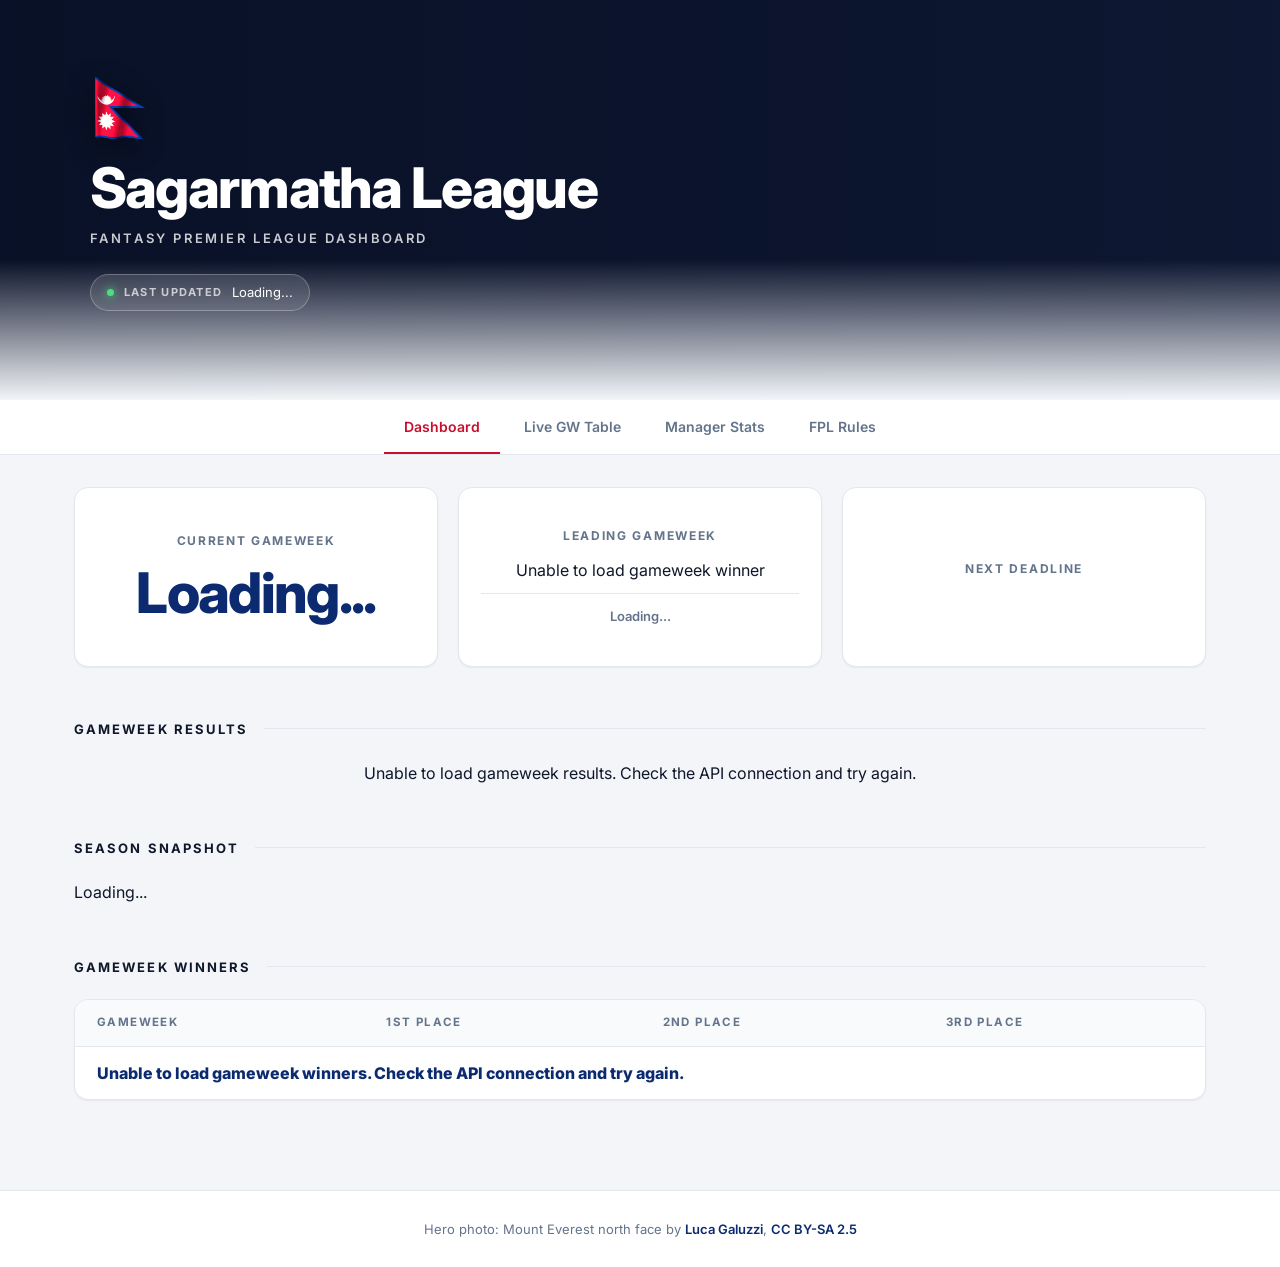
<file: index.html>
<!DOCTYPE html>
<html lang="en">

<head>
<meta charset="UTF-8">
<meta name="viewport" content="width=device-width, initial-scale=1.0">

<title>Sagarmatha League</title>
<meta name="description" content="Sagarmatha League – Fantasy Premier League dashboard with gameweek winners and season stats.">
<meta name="theme-color" content="#0b2a6f">

<link rel="preconnect" href="https://fonts.googleapis.com">
<link rel="preconnect" href="https://fonts.gstatic.com" crossorigin>
<link href="https://fonts.googleapis.com/css2?family=Inter:wght@400;500;600;700;800&display=swap" rel="stylesheet">
<link rel="stylesheet" href="./styles.css">

</head>

<body>

<header class="hero">

    <img src="images/Flag_of_Nepal.gif" alt="Flag of Nepal" class="flag">

    <h1 id="leagueName">Sagarmatha League</h1>

    <p>Fantasy Premier League Dashboard</p>

    <div class="last-updated">
        <span>Last Updated</span>
        <div id="lastUpdatedTop">Loading...</div>
    </div>

</header>

<nav class="navbar">
    <a href="index.html" class="active">Dashboard</a>
    <a href="livegw.html">Live GW Table</a>
    <a href="managers.html">Manager Stats</a>
    <a href="rules.html">FPL Rules</a>
</nav>

<main class="container" id="dashboard">

<div class="cards">

    <div class="card">
        <h3>Current Gameweek</h3>
        <div id="gw" class="current-gw-value" aria-live="polite">Loading...</div>
    </div>

    <div class="card">
        <h3 id="leadingGWTitle">Leading Gameweek</h3>
        <div id="leadingGW" class="big">Loading...</div>
        <div id="gwAverage">Loading...</div>
    </div>

    <div class="card">
        <h3 id="deadlineTitle">Next Deadline</h3>
        <div id="deadline"></div>
        <div id="countdown"></div>
    </div>

</div>

<h2 class="section-title" id="gwResultsTitle">Gameweek Results</h2>

<div class="winner-card" id="recentWinner">Loading...</div>

<h2 class="section-title">Season Snapshot</h2>

<div id="seasonSnapshot" class="stats">Loading...</div>

<h2 class="section-title">Gameweek Winners</h2>

<div class="table-scroll" id="gw-winners">
    <table class="winners-table">
        <thead>
            <tr>
                <th scope="col">Gameweek</th>
                <th scope="col">1st Place</th>
                <th scope="col">2nd Place</th>
                <th scope="col">3rd Place</th>
            </tr>
        </thead>
        <tbody id="gameweekWinners">
            <tr>
                <td colspan="4">Loading gameweek winners...</td>
            </tr>
        </tbody>
    </table>
</div>

</main>

<footer class="site-footer">
    Hero photo: Mount Everest north face by
    <a href="https://commons.wikimedia.org/wiki/File:Everest_North_Face_toward_Base_Camp_Tibet_Luca_Galuzzi_2006.jpg">Luca Galuzzi</a>,
    <a href="https://creativecommons.org/licenses/by-sa/2.5/">CC BY-SA 2.5</a>
</footer>

<script src="./app.js"></script>

</body>
</html>
</file>
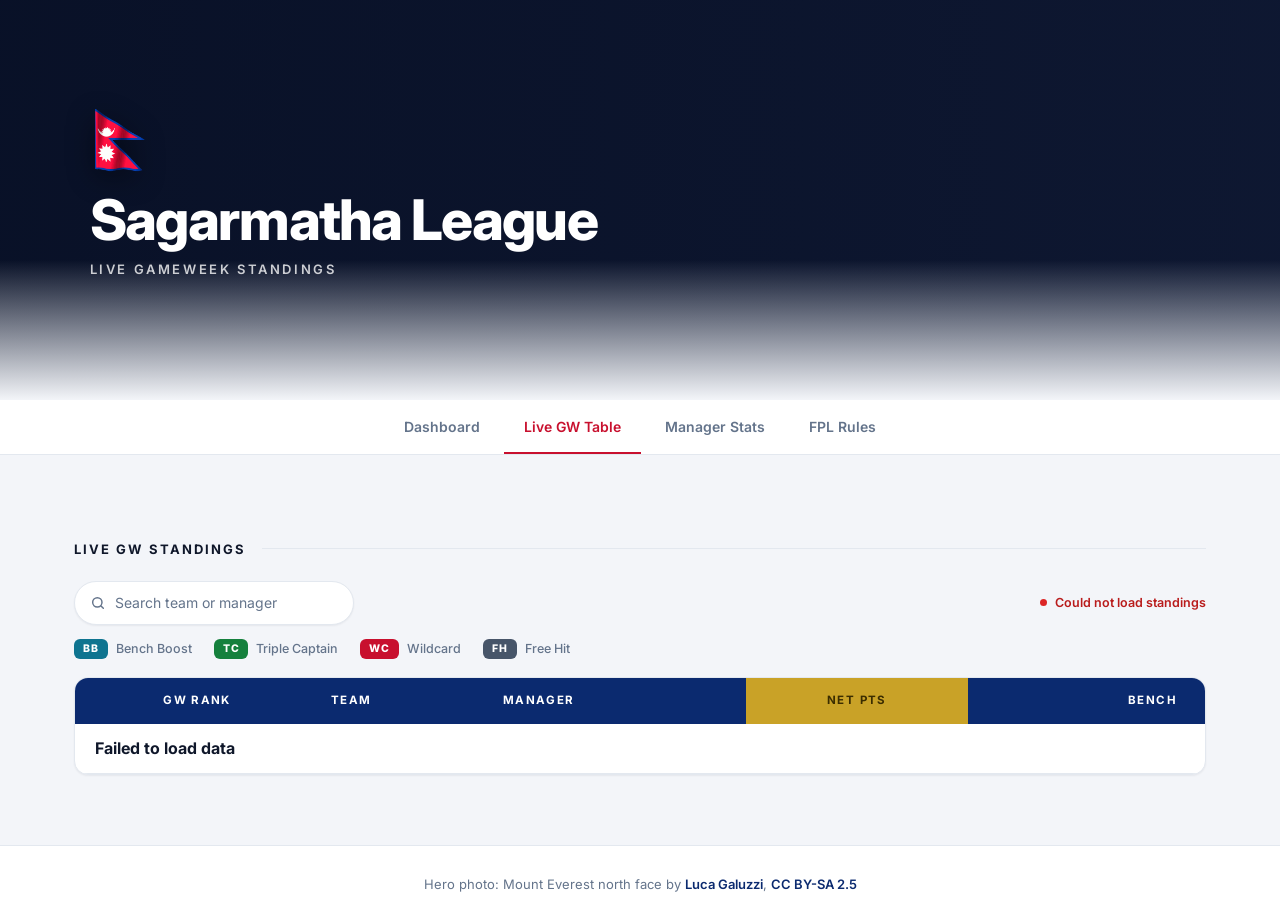
<file: livegw.html>
<!DOCTYPE html>
<html lang="en">

<head>
<meta charset="UTF-8">
<meta name="viewport" content="width=device-width, initial-scale=1.0">

<title>Live GW Table | Sagarmatha League</title>
<meta name="description" content="Live gameweek standings for the Sagarmatha League.">
<meta name="theme-color" content="#0b2a6f">

<link rel="preconnect" href="https://fonts.googleapis.com">
<link rel="preconnect" href="https://fonts.gstatic.com" crossorigin>
<link href="https://fonts.googleapis.com/css2?family=Inter:wght@400;500;600;700;800&display=swap" rel="stylesheet">
<link rel="stylesheet" href="styles.css">
</head>

<body>

<header class="hero">
    <img src="images/Flag_of_Nepal.gif" alt="Flag of Nepal" class="flag">
    <h1 id="leagueName">Sagarmatha League</h1>
    <p>Live Gameweek Standings</p>
</header>

<nav class="navbar">
    <a href="index.html">Dashboard</a>
    <a href="livegw.html" class="active">Live GW Table</a>
    <a href="managers.html">Manager Stats</a>
    <a href="rules.html">FPL Rules</a>
</nav>

<div class="container">

    <div class="cards" id="liveSummary">
        <div class="card">Loading...</div>
    </div>

    <h2 id="liveGWTitle" class="section-title">Live GW Standings</h2>

    <div class="live-toolbar">
        <input
            type="search"
            id="liveSearch"
            class="live-search"
            placeholder="Search team or manager"
            aria-label="Search team or manager"
            autocomplete="off">
        <span id="liveUpdated" class="live-updated" aria-live="polite">Loading...</span>
    </div>

    <div class="chip-legend">
        <span><span class="chip-badge chip-bb">BB</span>Bench Boost</span>
        <span><span class="chip-badge chip-tc">TC</span>Triple Captain</span>
        <span><span class="chip-badge chip-wc">WC</span>Wildcard</span>
        <span><span class="chip-badge chip-fh">FH</span>Free Hit</span>
    </div>

    <div class="table-container">

        <table class="analytics-table live-table">

            <thead>
                <tr>
                    <th scope="col" class="rank-header">GW Rank</th>
                    <th scope="col" class="team-header">Team</th>
                    <th scope="col" class="manager-header">Manager</th>
                    <th scope="col" class="points-header">Net Pts</th>
                    <th scope="col" class="bench-header">Bench</th>
                </tr>
            </thead>

            <tbody id="liveGWTable" aria-live="polite">
                <tr>
                    <td colspan="5">Loading...</td>
                </tr>
            </tbody>

        </table>

    </div>

</div>

<footer class="site-footer">
    Hero photo: Mount Everest north face by
    <a href="https://commons.wikimedia.org/wiki/File:Everest_North_Face_toward_Base_Camp_Tibet_Luca_Galuzzi_2006.jpg">Luca Galuzzi</a>,
    <a href="https://creativecommons.org/licenses/by-sa/2.5/">CC BY-SA 2.5</a>
</footer>

<script src="livegw.js"></script>

</body>

</html>
</file>
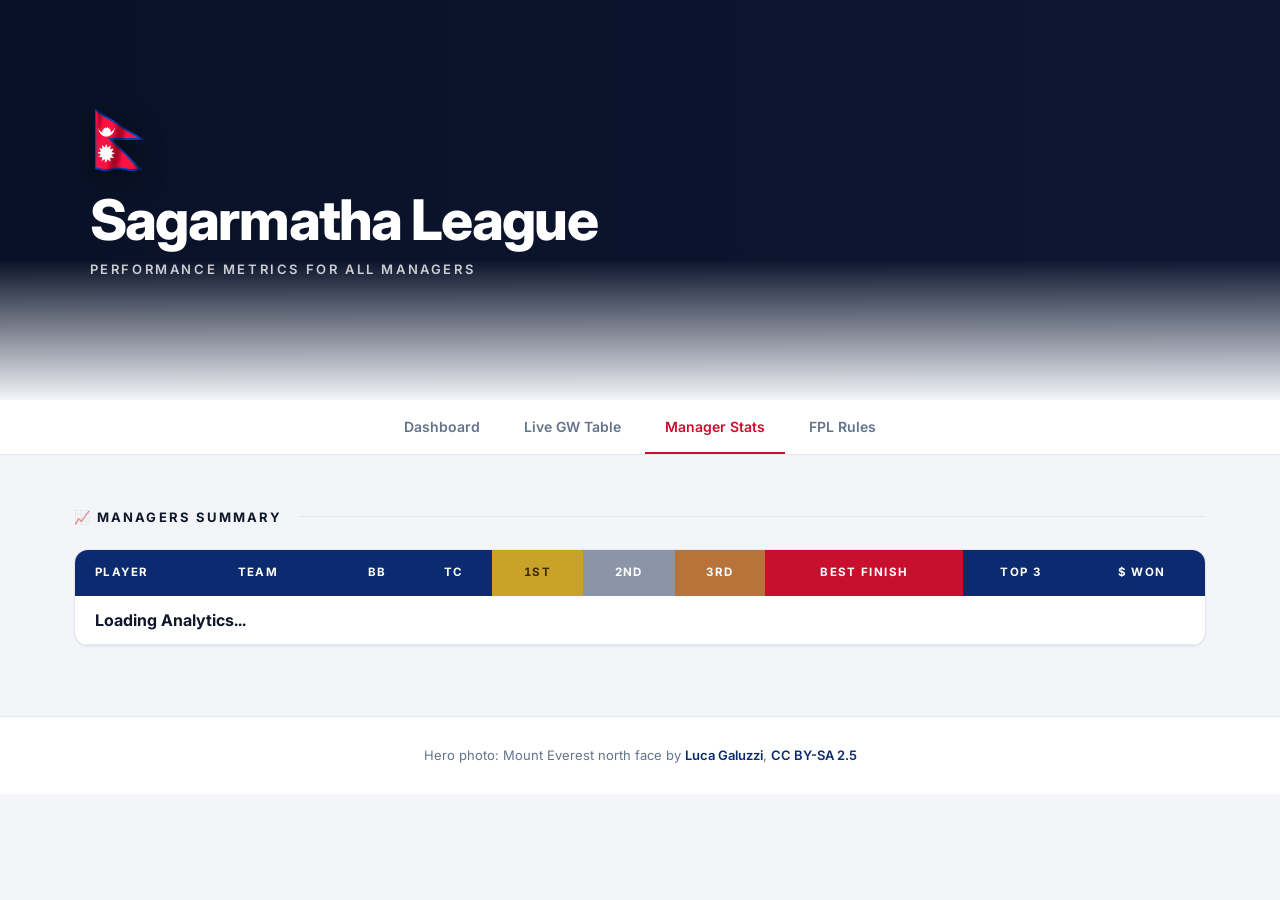
<file: managers.html>
<!DOCTYPE html>
<html lang="en">
<head>
<meta charset="UTF-8">
<meta name="viewport" content="width=device-width, initial-scale=1.0">
<title>Managers Analytics | Sagarmatha League</title>
<meta name="theme-color" content="#060d1f">

<link rel="preconnect" href="https://fonts.googleapis.com">
<link rel="preconnect" href="https://fonts.gstatic.com" crossorigin>
<link href="https://fonts.googleapis.com/css2?family=Inter:wght@400;500;600;700;800&display=swap" rel="stylesheet">
<link rel="stylesheet" href="styles.css">
</head>

<body>

<header class="hero">
    <!-- Flag of Nepal -->
    <img src = "images/Flag_of_Nepal.gif" alt = "Flag of Nepal" class="flag">
    <h1>Sagarmatha League</h1>
    <p>Performance Metrics for All Managers</p>
</header>

<nav class="navbar">
    <a href="index.html">Dashboard</a>
    <a href="livegw.html">Live GW Table</a>
    <a href="managers.html" class="active">Manager Stats</a>
    <a href="rules.html">FPL Rules</a>
</nav>

<div class="container">

<h2 class="section-title">📈 Managers Summary</h2>

<div class="table-container">
<table class="analytics-table">

<thead>
<tr>
    <th scope="col">Player</th>
    <th scope="col">Team</th>
    <th scope="col">BB</th>
    <th scope="col">TC</th>
    <th scope="col">1st</th>
    <th scope="col">2nd</th>
    <th scope="col">3rd</th>
    <th scope="col">Best Finish</th>
    <th scope="col">Top 3</th>
    <th scope="col" class="money-header">$ Won</th>
</tr>
</thead>

<tbody id="managersTable">
<tr>
<td colspan="10">
Loading Analytics...
</td>
</tr>
</tbody>

</table>
</div>

</div>

<footer class="site-footer">
    Hero photo: Mount Everest north face by
    <a href="https://commons.wikimedia.org/wiki/File:Everest_North_Face_toward_Base_Camp_Tibet_Luca_Galuzzi_2006.jpg">Luca Galuzzi</a>,
    <a href="https://creativecommons.org/licenses/by-sa/2.5/">CC BY-SA 2.5</a>
</footer>

<script src="managers.js"></script>

</body>
</html>
</file>
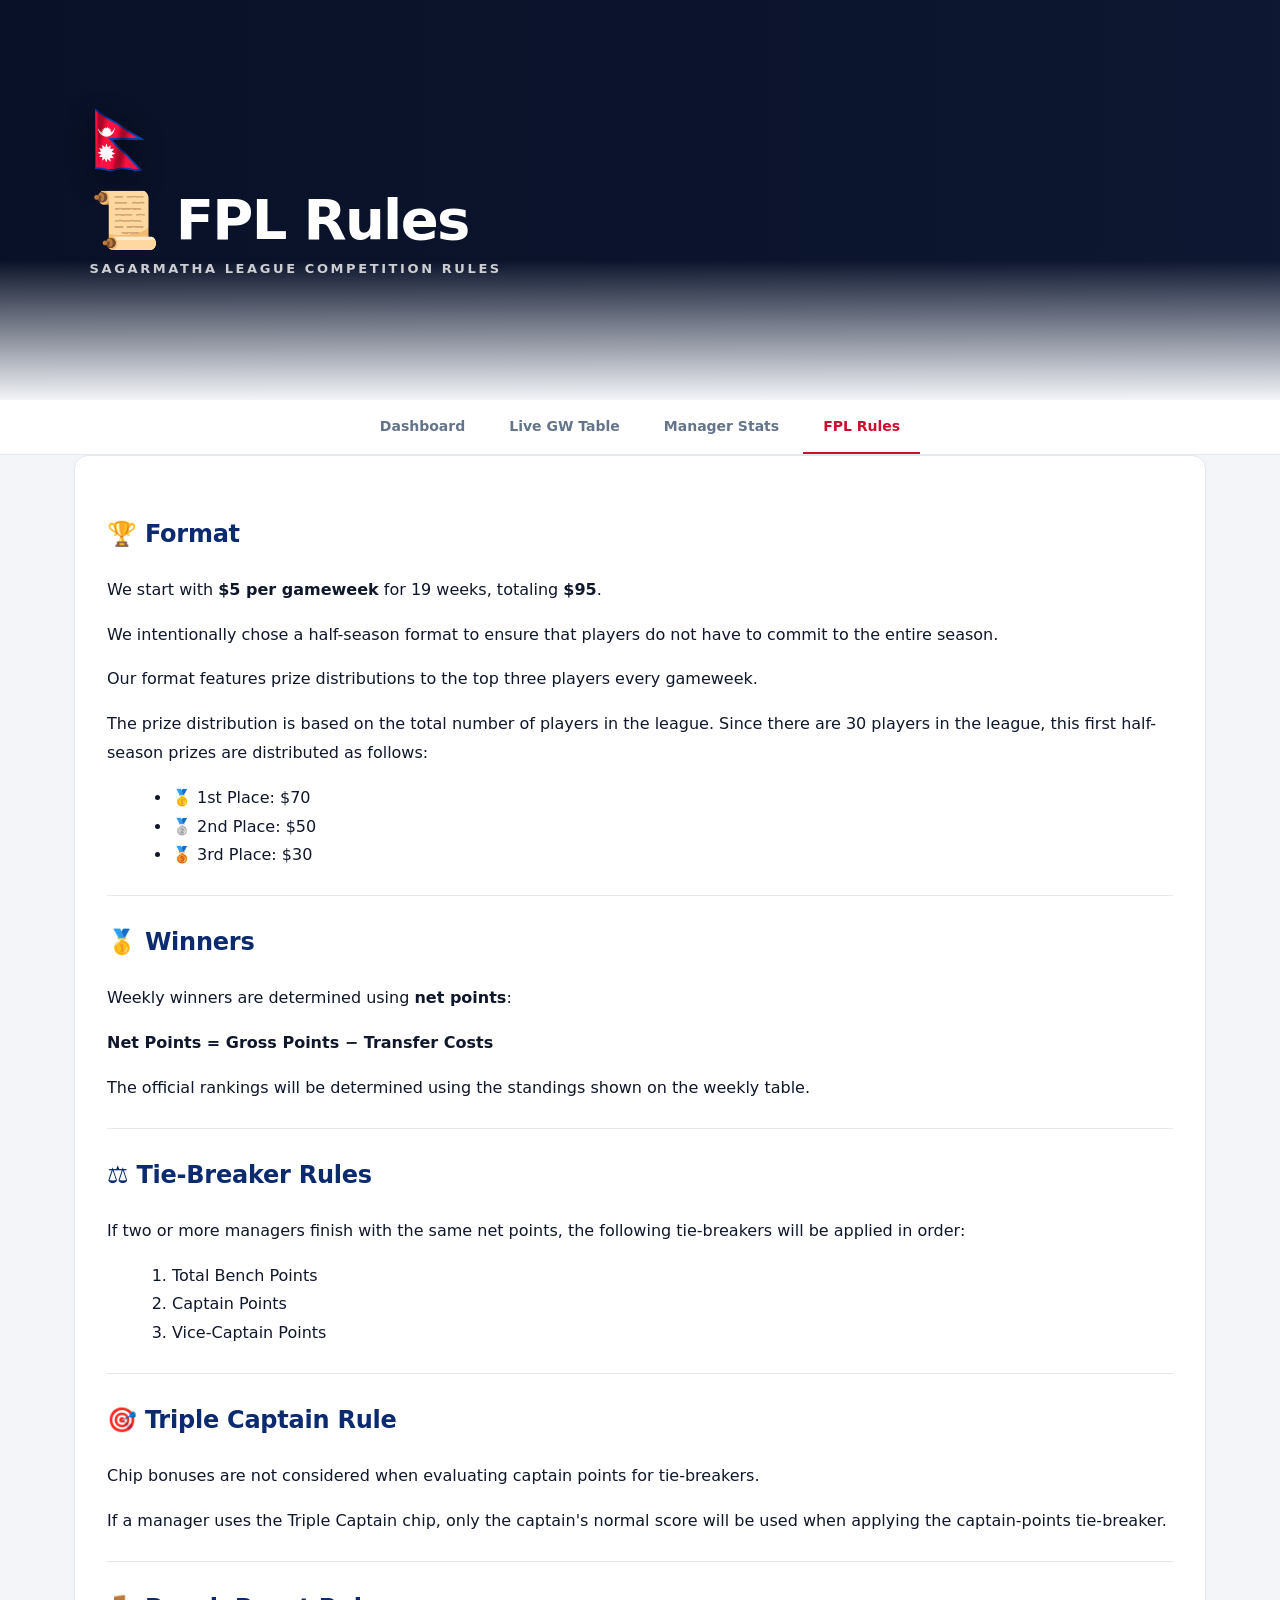
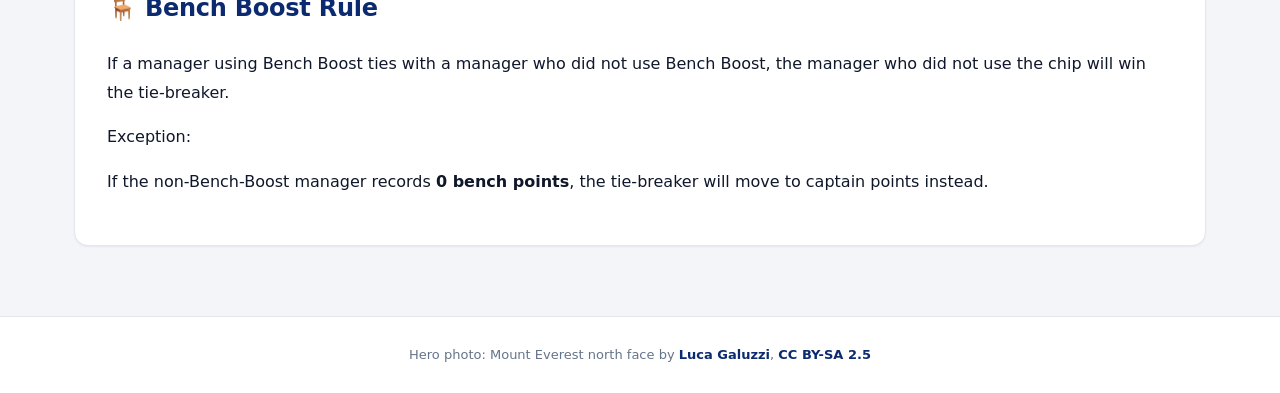
<file: rules.html>
<!DOCTYPE html>
<html lang="en">

<head>
<meta charset="UTF-8">
<meta name="viewport" content="width=device-width, initial-scale=1.0">

<title>FPL Rules - Sagarmatha League</title>
<meta name="description" content="Weekly competition, payout and tie-break rules for the Sagarmatha League.">
<meta name="theme-color" content="#0b2a6f">

<link rel="stylesheet" href="styles.css">

</head>

<body>

<header class="hero">
    <!-- Flag of Nepal -->
    <img src = "images/Flag_of_Nepal.gif" alt = "Flag of Nepal" class="flag">
    <h1>📜 FPL Rules</h1>
    <p>Sagarmatha League Competition Rules</p>
</header>

<nav class="navbar">
    <a href="index.html">Dashboard</a>
    <a href="livegw.html">Live GW Table</a>
    <a href="managers.html">Manager Stats</a>
    <a href="rules.html" class="active">FPL Rules</a>
</nav>

<div class="container">

<div class="rules-card">

<h2>🏆 Format</h2>

<p>
We start with <strong>$5 per gameweek</strong> for 19 weeks, totaling <strong>$95</strong>.
</p>

<p>
We intentionally chose a half-season format to ensure that players do not have to commit to the entire season.
</p>

<p>
Our format features prize distributions to the top three players every gameweek.
</p>

<p>
The prize distribution is based on the total number of players in the league. 
Since there are 30 players in the league, this first half-season prizes are distributed as follows:
</p>

<ul>
<li>🥇 1st Place: $70</li>
<li>🥈 2nd Place: $50</li>
<li>🥉 3rd Place: $30</li>
</ul>

<hr>

<h2>🥇 Winners</h2>

<p>
Weekly winners are determined using <strong>net points</strong>:
</p>

<p>
<strong>Net Points = Gross Points − Transfer Costs</strong>
</p>

<p>
The official rankings will be determined using the standings shown on the weekly table.
</p>

<hr>

<h2>⚖️ Tie-Breaker Rules</h2>

<p>
If two or more managers finish with the same net points, the following tie-breakers will be applied in order:
</p>

<ol>
<li>Total Bench Points</li>
<li>Captain Points</li>
<li>Vice-Captain Points</li>
</ol>

<hr>

<h2>🎯 Triple Captain Rule</h2>

<p>
Chip bonuses are not considered when evaluating captain points for tie-breakers.
</p>

<p>
If a manager uses the Triple Captain chip, only the captain's normal score will be used when applying the captain-points tie-breaker.
</p>

<hr>

<h2>🪑 Bench Boost Rule</h2>

<p>
If a manager using Bench Boost ties with a manager who did not use Bench Boost, the manager who did not use the chip will win the tie-breaker.
</p>

<p>
Exception:
</p>

<p>
If the non-Bench-Boost manager records <strong>0 bench points</strong>, the tie-breaker will move to captain points instead.
</p>

</div>

</div>

<footer class="site-footer">
    Hero photo: Mount Everest north face by
    <a href="https://commons.wikimedia.org/wiki/File:Everest_North_Face_toward_Base_Camp_Tibet_Luca_Galuzzi_2006.jpg">Luca Galuzzi</a>,
    <a href="https://creativecommons.org/licenses/by-sa/2.5/">CC BY-SA 2.5</a>
</footer>

</body>
</html>
</file>
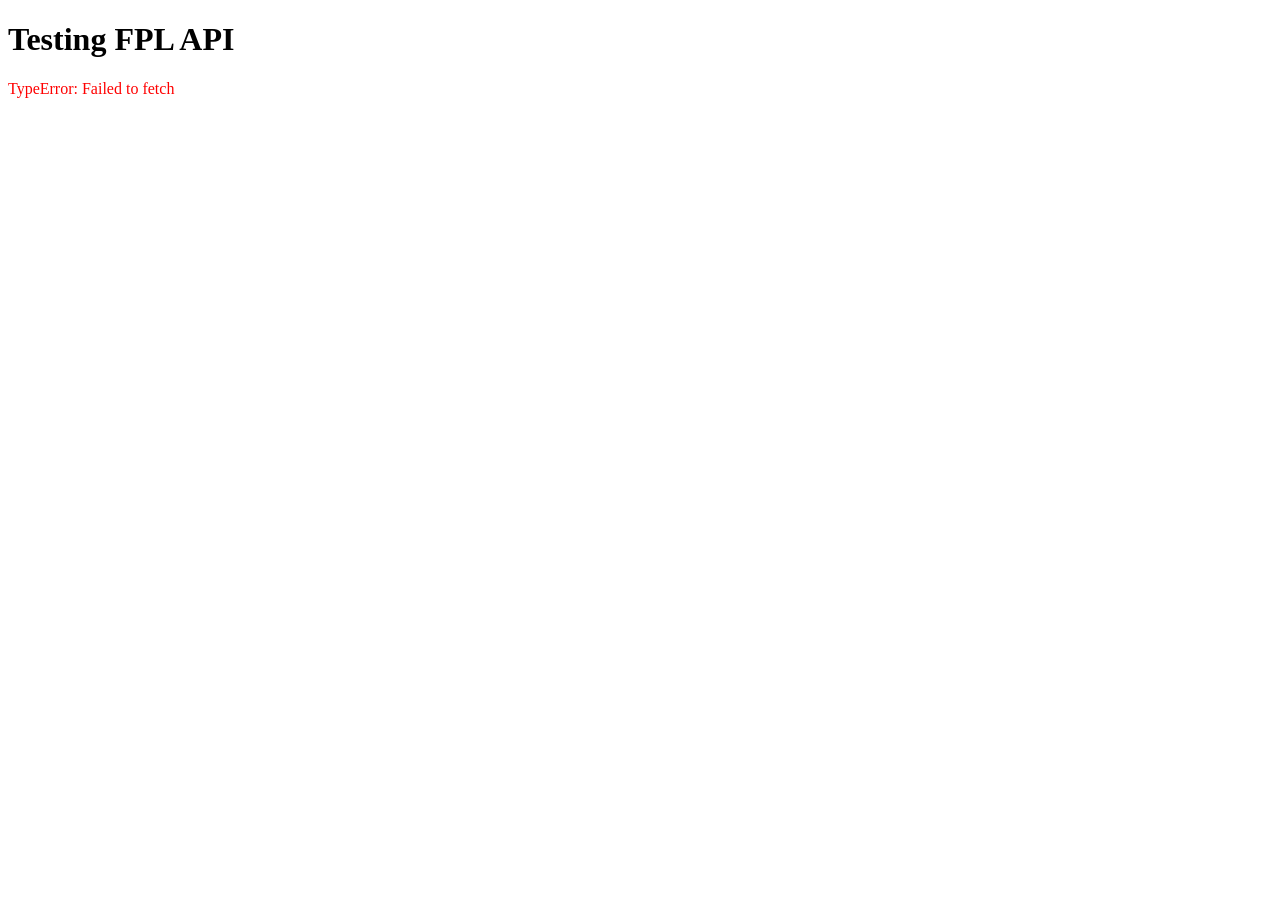
<file: test.html>
<!DOCTYPE html>
<html>
<body>

<h1>Testing FPL API</h1>

<script>
fetch("https://fantasy.premierleague.com/api/leagues-classic/1056457/standings/")
    .then(res => res.json())
    .then(data => {
        console.log(data);
        document.body.innerHTML +=
            `<h2>${data.league.name}</h2>`;
    })
    .catch(err => {
        console.error(err);
        document.body.innerHTML +=
            `<p style="color:red">${err}</p>`;
    });
</script>

</body>
</html>
</file>
<file: styles.css>
/* =========================================================
   Sagarmatha League — professional analytics theme
   Neutral surfaces, navy ink, crimson used sparingly.
   ========================================================= */

:root{
  --bg:#f3f5f9;
  --surface:#ffffff;
  --surface-2:#f8fafc;
  --ink:#0f172a;
  --muted:#64748b;
  --line:#e3e8ef;

  --accent:#c8102e;          /* crimson */
  --accent-2:#0b2a6f;        /* navy */
  --accent-soft:rgba(200,16,46,.06);
  --navy-soft:rgba(11,42,111,.07);

  --gold:#c9a227;
  --silver:#8a96a8;
  --bronze:#b8733a;

  --radius:14px;
  --shadow-sm:0 1px 2px rgba(15,23,42,.06);
  --shadow:0 6px 20px rgba(15,23,42,.07);
  --shadow-hover:0 12px 30px rgba(15,23,42,.12);
  --font:"Inter","Segoe UI",system-ui,-apple-system,sans-serif;
}

*{box-sizing:border-box}
html{scroll-behavior:smooth}

body{
  margin:0;
  font-family:var(--font);
  color:var(--ink);
  background:var(--bg);
  line-height:1.55;
  -webkit-font-smoothing:antialiased;
}

h1,h2,h3{letter-spacing:-.01em}
::selection{background:var(--accent-2);color:#fff}

/* ================= HERO ================= */
.hero{
  position:relative;
  min-height:min(46vw,400px);
  display:flex;
  flex-direction:column;
  align-items:flex-start;
  justify-content:center;
  padding:64px 7vw 80px;
  overflow:hidden;
  background:#101a35;
}

.hero::before{
  content:"";
  position:absolute;inset:0;
  background:url("https://commons.wikimedia.org/wiki/Special:FilePath/Everest_North_Face_toward_Base_Camp_Tibet_Luca_Galuzzi_2006.jpg?width=2000") center 20%/cover no-repeat;
}

.hero::after{
  content:"";
  position:absolute;inset:0;
  background:
    linear-gradient(180deg,transparent 65%,var(--bg) 100%),
    linear-gradient(90deg,rgba(8,16,38,.9) 0%,rgba(8,16,38,.62) 45%,rgba(8,16,38,.25) 100%);
}

.hero > *{position:relative;z-index:2}

.flag{
  height:68px;
  width:auto;
  margin-bottom:18px;
  filter:drop-shadow(0 6px 14px rgba(0,0,0,.45));
}

.hero h1{
  margin:0 0 10px;
  font-size:clamp(34px,5vw,56px);
  font-weight:800;
  line-height:1.05;
  letter-spacing:-.03em;
  color:#fff;
}

.hero p{
  margin:0;
  font-size:13px;
  font-weight:600;
  letter-spacing:.2em;
  text-transform:uppercase;
  color:rgba(255,255,255,.78);
}

.last-updated{
  display:inline-flex;
  align-items:center;
  gap:10px;
  margin-top:26px;
  padding:7px 16px;
  font-size:13px;
  color:#fff;
  background:rgba(255,255,255,.1);
  border:1px solid rgba(255,255,255,.25);
  border-radius:999px;
  backdrop-filter:blur(8px);
  -webkit-backdrop-filter:blur(8px);
}

.last-updated::before{
  content:"";
  width:7px;height:7px;
  border-radius:50%;
  background:#4ade80;
  box-shadow:0 0 8px #4ade80;
}

.last-updated span{
  font-size:11px;
  font-weight:700;
  letter-spacing:.12em;
  text-transform:uppercase;
  color:rgba(255,255,255,.7);
}

/* ================= NAVBAR ================= */
.navbar{
  position:sticky;
  top:0;
  z-index:900;
  display:flex;
  justify-content:center;
  gap:4px;
  padding:0 12px;
  background:rgba(255,255,255,.94);
  backdrop-filter:blur(12px);
  -webkit-backdrop-filter:blur(12px);
  border-bottom:1px solid var(--line);
  overflow-x:auto;
}

.navbar a{
  color:var(--muted);
  text-decoration:none;
  font-size:14px;
  font-weight:600;
  padding:16px 20px 14px;
  white-space:nowrap;
  border-bottom:2px solid transparent;
  transition:color .2s,border-color .2s;
}

.navbar a:hover{color:var(--ink)}

.navbar a.active{
  color:var(--accent);
  border-bottom-color:var(--accent);
}

/* ================= LAYOUT ================= */
.container{
  max-width:1180px;
  margin:auto;
  padding:0 24px 70px;
}

.section-title{
  display:flex;
  align-items:center;
  gap:16px;
  margin:52px 0 22px;
  font-size:13px;
  font-weight:700;
  letter-spacing:.16em;
  text-transform:uppercase;
  color:var(--ink);
  text-align:left;
}

.section-title::after{
  content:"";
  flex:1;
  height:1px;
  background:var(--line);
}

#gw-winners,#stats{scroll-margin-top:70px}

/* ================= STAT CARDS ================= */
.cards{
  display:grid;
  grid-template-columns:repeat(auto-fit,minmax(260px,1fr));
  gap:20px;
  margin:32px 0 0;
}

.card{
  display:flex;
  flex-direction:column;
  align-items:center;
  justify-content:center;
  text-align:center;
  min-height:180px;
  padding:26px 22px;
  background:var(--surface);
  border:1px solid var(--line);
  border-radius:var(--radius);
  box-shadow:var(--shadow-sm);
  transition:box-shadow .25s,transform .25s;
}

.card:hover{box-shadow:var(--shadow);transform:translateY(-2px)}

.card h2,
.card h3{
  margin:0 0 14px;
  font-size:12px;
  font-weight:700;
  letter-spacing:.14em;
  text-transform:uppercase;
  color:var(--muted);
}

.current-gw-value{
  display:flex;
  flex-direction:column;
  align-items:center;
  gap:10px;
  font-size:56px;
  font-weight:800;
  line-height:1;
  color:var(--accent-2);
  letter-spacing:-.03em;
}

.status-badge{
  font-size:11px;
  font-weight:700;
  letter-spacing:.12em;
  text-transform:uppercase;
  color:#15803d;
  background:#dcfce7;
  padding:4px 12px;
  border-radius:999px;
}

.live-badge{
  font-size:11px;
  font-weight:700;
  letter-spacing:.12em;
  text-transform:uppercase;
  color:#991b1b;
  background:#fee2e2;
  padding:4px 12px;
  border-radius:999px;
}

.big{line-height:1.3}

.lead-team{
  display:block;
  font-size:22px;
  font-weight:800;
  color:var(--accent);
}

.lead-manager{
  display:block;
  margin:2px 0 8px;
  font-size:15px;
  color:var(--muted);
}

.lead-pts{
  display:block;
  font-size:30px;
  font-weight:800;
  color:var(--accent-2);
}

#gwAverage{
  margin-top:12px;
  padding-top:12px;
  width:100%;
  border-top:1px solid var(--line);
  font-size:13px;
  font-weight:600;
  color:var(--muted);
}

#deadline{
  font-size:17px;
  font-weight:700;
  color:var(--ink);
}

#countdown{
  display:inline-block;
  margin-top:14px;
  padding:7px 18px;
  font-size:18px;
  font-weight:700;
  font-variant-numeric:tabular-nums;
  color:var(--accent);
  background:var(--accent-soft);
  border:1px solid rgba(200,16,46,.18);
  border-radius:999px;
}

#countdown:empty{display:none}

/* ================= GW RESULTS PODIUM ================= */
.winner-card{
  background:none;
  border:0;
  box-shadow:none;
  padding:0;
  margin:0;
  text-align:center;
}

.results-grid{
  display:grid;
  grid-template-columns:repeat(3,1fr);
  gap:20px;
  align-items:end;
}

.result-place{
  --medal:var(--silver);
  position:relative;
  padding:28px 20px 26px;
  text-align:center;
  background:var(--surface);
  border:1px solid var(--line);
  border-top:4px solid var(--medal);
  border-radius:var(--radius);
  box-shadow:var(--shadow-sm);
  transition:transform .25s,box-shadow .25s;
}

.result-place:hover{transform:translateY(-4px);box-shadow:var(--shadow-hover)}

/* classic podium order: 2nd – 1st – 3rd */
.result-place.silver{--medal:var(--silver);order:1}
.result-place.gold{--medal:var(--gold);order:2;padding:40px 20px 36px;box-shadow:var(--shadow)}
.result-place.bronze{--medal:var(--bronze);order:3;padding:20px 18px 18px}

/* 3rd place: slightly more compact than 2nd */
.result-place.bronze h2{font-size:19px;margin-top:8px}
.result-place.bronze .manager{font-size:14px}
.result-place.bronze .gw-score{font-size:30px;margin-top:10px}
.result-place.bronze .prize{margin-top:12px}
.result-place.bronze .rank-badge{width:34px;height:34px;font-size:15px}

/* 1st place: a little larger */
.result-place.gold h2{font-size:25px}
.result-place.gold .gw-score{font-size:42px}

.share-row{margin-top:20px;text-align:center}

.copy-btn{
  font:inherit;
  font-size:13px;
  font-weight:700;
  padding:9px 20px;
  color:var(--accent-2);
  background:var(--surface);
  border:1px solid var(--line);
  border-radius:999px;
  cursor:pointer;
  box-shadow:var(--shadow-sm);
  transition:background .2s,color .2s,border-color .2s;
}

.copy-btn:hover{background:var(--accent-2);color:#fff;border-color:var(--accent-2)}

.gold{background:linear-gradient(180deg,rgba(201,162,39,.09),var(--surface) 55%)}
.silver{background:linear-gradient(180deg,rgba(138,150,168,.1),var(--surface) 55%)}
.bronze{background:linear-gradient(180deg,rgba(184,115,58,.1),var(--surface) 55%)}

.rank-badge{
  display:inline-flex;
  align-items:center;
  justify-content:center;
  width:38px;height:38px;
  border-radius:50%;
  font-size:17px;
  font-weight:800;
  color:#fff;
  background:var(--medal);
  box-shadow:0 4px 10px rgba(15,23,42,.18);
}

.place-label{
  margin:10px 0 0;
  font-size:11px;
  font-weight:700;
  letter-spacing:.16em;
  text-transform:uppercase;
  color:var(--muted);
}

.result-place h2{
  margin:10px auto 2px;
  max-width:240px;
  font-size:22px;
  font-weight:800;
  line-height:1.25;
  color:var(--ink);
  word-break:break-word;
}

.result-place .manager{
  margin:0;
  font-size:15px;
  color:var(--muted);
}

.gw-score{
  margin-top:14px;
  font-size:36px;
  font-weight:800;
  line-height:1;
  letter-spacing:-.02em;
  color:var(--accent-2);
  font-variant-numeric:tabular-nums;
}

.gw-score small{
  font-size:13px;
  font-weight:600;
  letter-spacing:0;
  color:var(--muted);
}

.prize{
  display:inline-block;
  margin-top:16px;
  padding:6px 16px;
  font-size:13px;
  font-weight:700;
  color:var(--accent-2);
  background:var(--navy-soft);
  border-radius:999px;
}

/* ================= SEASON SNAPSHOT TILES ================= */
.stats{
  display:grid;
  grid-template-columns:repeat(auto-fit,minmax(210px,1fr));
  gap:20px;
  margin-bottom:20px;
}

.podium-card{
  padding:22px 22px 20px;
  text-align:left;
  background:var(--surface);
  border:1px solid var(--line);
  border-left:4px solid var(--accent-2);
  border-radius:var(--radius);
  box-shadow:var(--shadow-sm);
  transition:box-shadow .25s,transform .25s;
}

.podium-card:hover{box-shadow:var(--shadow);transform:translateY(-2px)}

.podium-card h3{
  margin:0 0 10px;
  font-size:11.5px;
  font-weight:700;
  letter-spacing:.14em;
  text-transform:uppercase;
  color:var(--muted);
}

.statpts,
.podium-card h2{
  margin:0;
  font-size:34px;
  font-weight:800;
  line-height:1.1;
  letter-spacing:-.02em;
  color:var(--accent-2);
  font-variant-numeric:tabular-nums;
}

.podium-card small{
  display:block;
  margin-top:8px;
  font-size:13px;
  color:var(--muted);
}

/* ================= TABLES (shared) ================= */
.table-scroll{
  overflow-x:auto;
  margin-bottom:20px;
  background:var(--surface);
  border:1px solid var(--line);
  border-radius:var(--radius);
  box-shadow:var(--shadow-sm);
}

.winners-table{
  width:100%;
  border-collapse:collapse;
  color:var(--ink);
}

.winners-table th{
  padding:14px 22px;
  text-align:left;
  font-size:11.5px;
  font-weight:700;
  letter-spacing:.12em;
  text-transform:uppercase;
  color:var(--muted);
  background:var(--surface-2);
  border-bottom:1px solid var(--line);
  white-space:nowrap;
}

.winners-table td{
  padding:14px 22px;
  text-align:left;
  border-bottom:1px solid var(--line);
  white-space:nowrap;
}

.winners-table tbody tr{transition:background .15s}
.winners-table tbody tr:hover{background:var(--surface-2)}
.winners-table tbody tr:last-child td{border-bottom:none}

.winners-table td:first-child{font-weight:800;color:var(--accent-2)}
.winners-table td:nth-child(2){font-weight:700}
.winners-table .pts{
  margin-left:6px;
  font-size:13px;
  font-weight:600;
  color:var(--muted);
  font-variant-numeric:tabular-nums;
}

/* ================= MANAGERS ANALYTICS TABLE ================= */
.table-container{
  max-height:75vh;
  overflow:auto;
  background:var(--surface);
  border:1px solid var(--line);
  border-radius:var(--radius);
  box-shadow:var(--shadow-sm);
}

.analytics-table{
  width:100%;
  border-collapse:separate;
  border-spacing:0;
  color:var(--ink);
  font-variant-numeric:tabular-nums;
}

.analytics-table th,
.analytics-table thead th{
  position:sticky;
  top:0;
  z-index:100;
  padding:14px 12px;
  font-size:11.5px;
  font-weight:700;
  letter-spacing:.12em;
  text-transform:uppercase;
  white-space:nowrap;
  color:#fff;
  background:var(--accent-2);
}

.analytics-table td{
  padding:12px;
  text-align:center;
  border-bottom:1px solid var(--line);
}

.analytics-table td:first-child,
.analytics-table th:first-child{text-align:left;padding-left:20px;font-weight:700}
.analytics-table th:nth-child(2){text-align:left}
.analytics-table td:nth-child(2){text-align:left;color:var(--muted)}

.analytics-table tbody tr:nth-child(even){background:var(--surface-2)}
.analytics-table tbody tr{transition:background .15s}
.analytics-table tbody tr:hover{background:var(--navy-soft)}

.summary-row{background:#eef2fb;font-weight:700}
.summary-row td{border-top:2px solid var(--accent-2)}

.analytics-table td:nth-child(3),
.analytics-table td:nth-child(4){font-weight:800;color:var(--accent-2)}

/* medal columns */
.analytics-table:not(.live-table) thead th:nth-child(5){background:var(--gold);color:#3b2d00}
.analytics-table:not(.live-table) thead th:nth-child(6){background:var(--silver);color:#fff}
.analytics-table:not(.live-table) thead th:nth-child(7){background:var(--bronze);color:#fff}

.analytics-table:not(.live-table) td:nth-child(5){color:#8a6d00;font-weight:800;background-image:linear-gradient(rgba(201,162,39,.12),rgba(201,162,39,.12))}
.analytics-table:not(.live-table) td:nth-child(6){color:#5d6b82;font-weight:800;background-image:linear-gradient(rgba(138,150,168,.14),rgba(138,150,168,.14))}
.analytics-table:not(.live-table) td:nth-child(7){color:#97582a;font-weight:800;background-image:linear-gradient(rgba(184,115,58,.13),rgba(184,115,58,.13))}

/* top 3 + avg */
.analytics-table:not(.live-table) thead th:nth-child(8){background:var(--accent)}
.analytics-table:not(.live-table) td:nth-child(8){
  font-weight:800;
  color:var(--accent);
  background-image:linear-gradient(var(--accent-soft),var(--accent-soft));
  border-left:1px solid var(--line);
}
.analytics-table:not(.live-table) td:nth-child(9){
  font-weight:700;
  color:var(--accent-2);
  border-left:1px solid var(--line);
}

.container > h2:not(.section-title){
  margin:44px 0 22px;
  font-size:clamp(22px,3vw,30px);
  font-weight:800;
  text-align:center;
}

/* ================= RULES CARD ================= */
.rules-card{
  padding:32px;
  background:var(--surface);
  border:1px solid var(--line);
  border-radius:var(--radius);
  box-shadow:var(--shadow-sm);
  line-height:1.8;
}
.rules-card h2{color:var(--accent-2);margin-top:25px}
.rules-card hr{margin:25px 0;border:none;border-top:1px solid var(--line)}
.rules-card ul,.rules-card ol{margin-left:25px}

/* ================= LIVE GW TABLE ================= */
/* status pills (title) */
.live-badge{
  display:inline-flex;
  align-items:center;
  gap:7px;
}
.live-badge::before{
  content:"";
  width:7px;height:7px;
  border-radius:50%;
  background:#dc2626;
  animation:livePulse 1.6s ease-out infinite;
}
@keyframes livePulse{
  0%{box-shadow:0 0 0 0 rgba(220,38,38,.55)}
  70%{box-shadow:0 0 0 8px rgba(220,38,38,0)}
  100%{box-shadow:0 0 0 0 rgba(220,38,38,0)}
}

.card-note{
  margin-top:10px;
  font-size:13px;
  font-weight:600;
  color:var(--muted);
}

/* chips */
.chip-badge{
  display:inline-block;
  margin-left:10px;
  padding:3px 9px;
  border-radius:6px;
  font-size:10.5px;
  font-weight:800;
  letter-spacing:.08em;
  line-height:1.4;
  vertical-align:middle;
  color:#fff;
}
.chip-fh{background:#475569}
.chip-wc{background:#c8102e}
.chip-tc{background:#15803d}
.chip-bb{background:#0e7490}

.chip-legend{
  display:flex;
  flex-wrap:wrap;
  gap:8px 22px;
  margin:0 0 18px;
  font-size:12.5px;
  font-weight:500;
  color:var(--muted);
}
.chip-legend .chip-badge{margin:0 8px 0 0}

/* live standings table */
.live-table td.rank-cell{text-align:center;width:88px;padding-left:12px}
.live-table th:first-child{text-align:center;padding-left:12px}
.live-table td.team-cell{text-align:left;font-weight:700;color:var(--ink)}
.live-table td.manager-cell{text-align:left;font-weight:500;color:var(--muted)}
.live-table th:nth-child(3){text-align:left}
/* NET PTS = primary metric */

.live-table .points-header{
  background:var(--gold);
  color:#3b2d00;
}

.live-table td.pts-cell{
  text-align:right;
  padding-right:28px;
  font-size:18px;
  font-weight:800;
  color:#8a6d00;
  background-image:linear-gradient(
      rgba(201,162,39,.12),
      rgba(201,162,39,.12)
  );
}

/* BENCH = secondary metric */

.live-table .bench-header{
  background:var(--accent-2);
  color:#fff;
}

.live-table td.bench-cell{
  text-align:right;
  padding-right:28px;
  font-size:15px;
  font-weight:600;
  color:var(--muted);
}

.live-table th:last-child{
  text-align:right;
  padding-right:28px;
}

/* toolbar: search + last-updated stamp */
.live-toolbar{
  display:flex;
  flex-wrap:wrap;
  align-items:center;
  justify-content:space-between;
  gap:12px 20px;
  margin:0 0 14px;
}

.live-search{
  font:inherit;
  font-size:14px;
  width:280px;
  max-width:100%;
  padding:10px 16px 10px 40px;
  color:var(--ink);
  background:var(--surface) url("data:image/svg+xml,%3Csvg xmlns='http://www.w3.org/2000/svg' width='16' height='16' viewBox='0 0 24 24' fill='none' stroke='%2364748b' stroke-width='2.2' stroke-linecap='round'%3E%3Ccircle cx='11' cy='11' r='7'/%3E%3Cpath d='m20 20-3.5-3.5'/%3E%3C/svg%3E") no-repeat 15px center;
  border:1px solid var(--line);
  border-radius:999px;
  outline:none;
  box-shadow:var(--shadow-sm);
  transition:border-color .2s,box-shadow .2s;
}

.live-search::placeholder{color:var(--muted)}

.live-search:focus{
  border-color:var(--accent-2);
  box-shadow:0 0 0 3px var(--navy-soft);
}

.live-updated{
  display:inline-flex;
  align-items:center;
  gap:8px;
  font-size:12.5px;
  font-weight:600;
  color:var(--muted);
}

.live-updated::before{
  content:"";
  width:7px;height:7px;
  border-radius:50%;
  background:#16a34a;
}

.live-updated.is-error{color:#b91c1c}
.live-updated.is-error::before{background:#dc2626}

/* manager name under the team name (mobile only) */
.team-manager{display:none}

@media(max-width:768px){
  .live-search{width:100%}

  /* keep Behind + GW Pts on screen: drop the Manager column, show it under the team */
  .live-table th:nth-child(3),
  .live-table td.manager-cell{display:none}

  .team-manager{
    display:block;
    margin-top:2px;
    font-size:12.5px;
    font-weight:500;
    color:var(--muted);
  }

  .live-table td.rank-cell{width:56px;padding-left:8px}
  .live-table th:first-child{padding-left:8px}
  .live-table td.pts-cell,
  .live-table th:last-child{padding-right:14px}
  .live-table td.pts-cell{font-size:17px}
}

.rank-pill{
  display:inline-flex;
  align-items:center;
  justify-content:center;
  min-width:32px;
  height:32px;
  padding:0 8px;
  font-size:14px;
  font-weight:800;
  color:var(--muted);
  background:var(--surface-2);
  border:1px solid var(--line);
  border-radius:999px;
}

/* top 3 rows */
.analytics-table tbody tr.rank-1{background:linear-gradient(90deg,rgba(201,162,39,.17),rgba(201,162,39,.03) 65%)}
.analytics-table tbody tr.rank-2{background:linear-gradient(90deg,rgba(138,150,168,.18),rgba(138,150,168,.03) 65%)}
.analytics-table tbody tr.rank-3{background:linear-gradient(90deg,rgba(184,115,58,.17),rgba(184,115,58,.03) 65%)}

.analytics-table tbody tr.rank-1 td:first-child{box-shadow:inset 4px 0 0 var(--gold)}
.analytics-table tbody tr.rank-2 td:first-child{box-shadow:inset 4px 0 0 var(--silver)}
.analytics-table tbody tr.rank-3 td:first-child{box-shadow:inset 4px 0 0 var(--bronze)}

.rank-1 .rank-pill{background:var(--gold);color:#fff;border-color:transparent;box-shadow:0 3px 8px rgba(201,162,39,.45)}
.rank-2 .rank-pill{background:var(--silver);color:#fff;border-color:transparent;box-shadow:0 3px 8px rgba(138,150,168,.45)}
.rank-3 .rank-pill{background:var(--bronze);color:#fff;border-color:transparent;box-shadow:0 3px 8px rgba(184,115,58,.45)}

/* ================= FOOTER ================= */
.site-footer{
  padding:28px 20px;
  text-align:center;
  font-size:13px;
  color:var(--muted);
  background:var(--surface);
  border-top:1px solid var(--line);
}
.site-footer a{color:var(--accent-2);font-weight:600;text-decoration:none}
.site-footer a:hover{text-decoration:underline}

/* ================= RESPONSIVE ================= */
@media(max-width:820px){
  .results-grid{grid-template-columns:1fr;align-items:stretch}
  .result-place.gold,.result-place.silver,.result-place.bronze{order:0;min-height:0}
  .result-place.gold{order:-1}
}

@media(max-width:768px){
  .hero{min-height:340px;padding:48px 20px 70px}
  .flag{height:54px}
  .container{padding:0 14px 50px}
  .cards{grid-template-columns:1fr}
  .navbar{justify-content:flex-start}
  .current-gw-value{font-size:48px}
  .winners-table th,.winners-table td{padding:12px 14px}
  .analytics-table td{padding:10px 8px}
}

@media(prefers-reduced-motion:reduce){
  *{transition:none!important}
  html{scroll-behavior:auto}
}
/* ================= COMPACT TABLES ON PHONES ================= */
@media(max-width:600px){

  /* Gameweek winners table (dashboard) */
  .winners-table{table-layout:fixed}

  .winners-table th,
  .winners-table td{
    padding:10px 5px;
    font-size:12px;
    line-height:1.3;
    white-space:normal;
    overflow-wrap:break-word;
    hyphens:auto;
  }

  .winners-table th{
    font-size:9px;
    letter-spacing:.03em;
  }

  .winners-table th:first-child,
  .winners-table td:first-child{
    width:66px;
    padding-left:8px;
    padding-right:4px;
    white-space:nowrap;
  }

  .winners-table .pts{
    display:block;
    margin:2px 0 0;
    font-size:12px;
  }

  /* Manager stats table */
  .analytics-table:not(.live-table) th,
  .analytics-table:not(.live-table) thead th{
    padding:10px 3px;
    font-size:9px;
    letter-spacing:.03em;
    line-height:1.2;
    white-space:normal;
  }

  .analytics-table:not(.live-table) td{
    padding:9px 3px;
    font-size:11.5px;
    line-height:1.25;
    overflow-wrap:break-word;
    hyphens:auto;
  }

  .analytics-table:not(.live-table) td:first-child,
  .analytics-table:not(.live-table) th:first-child{
    padding-left:8px;
    padding-right:4px;
  }

  .analytics-table:not(.live-table) td:nth-child(2),
  .analytics-table:not(.live-table) th:nth-child(2){
    padding-left:4px;
  }

  /* number columns (BB, TC, 1st ... Avg) get very tight side padding */
  .analytics-table:not(.live-table) th:nth-child(n+3),
  .analytics-table:not(.live-table) td:nth-child(n+3){
    padding-left:1px;
    padding-right:1px;
  }

  /* keep values like 100.5 on one line */
  .analytics-table:not(.live-table) td:nth-child(9){
    white-space:nowrap;
  }

  /* Live GW table */
  .live-table td.team-cell{overflow-wrap:break-word;hyphens:auto}
  .live-table td.pts-cell{padding-left:6px}
}
</file>
